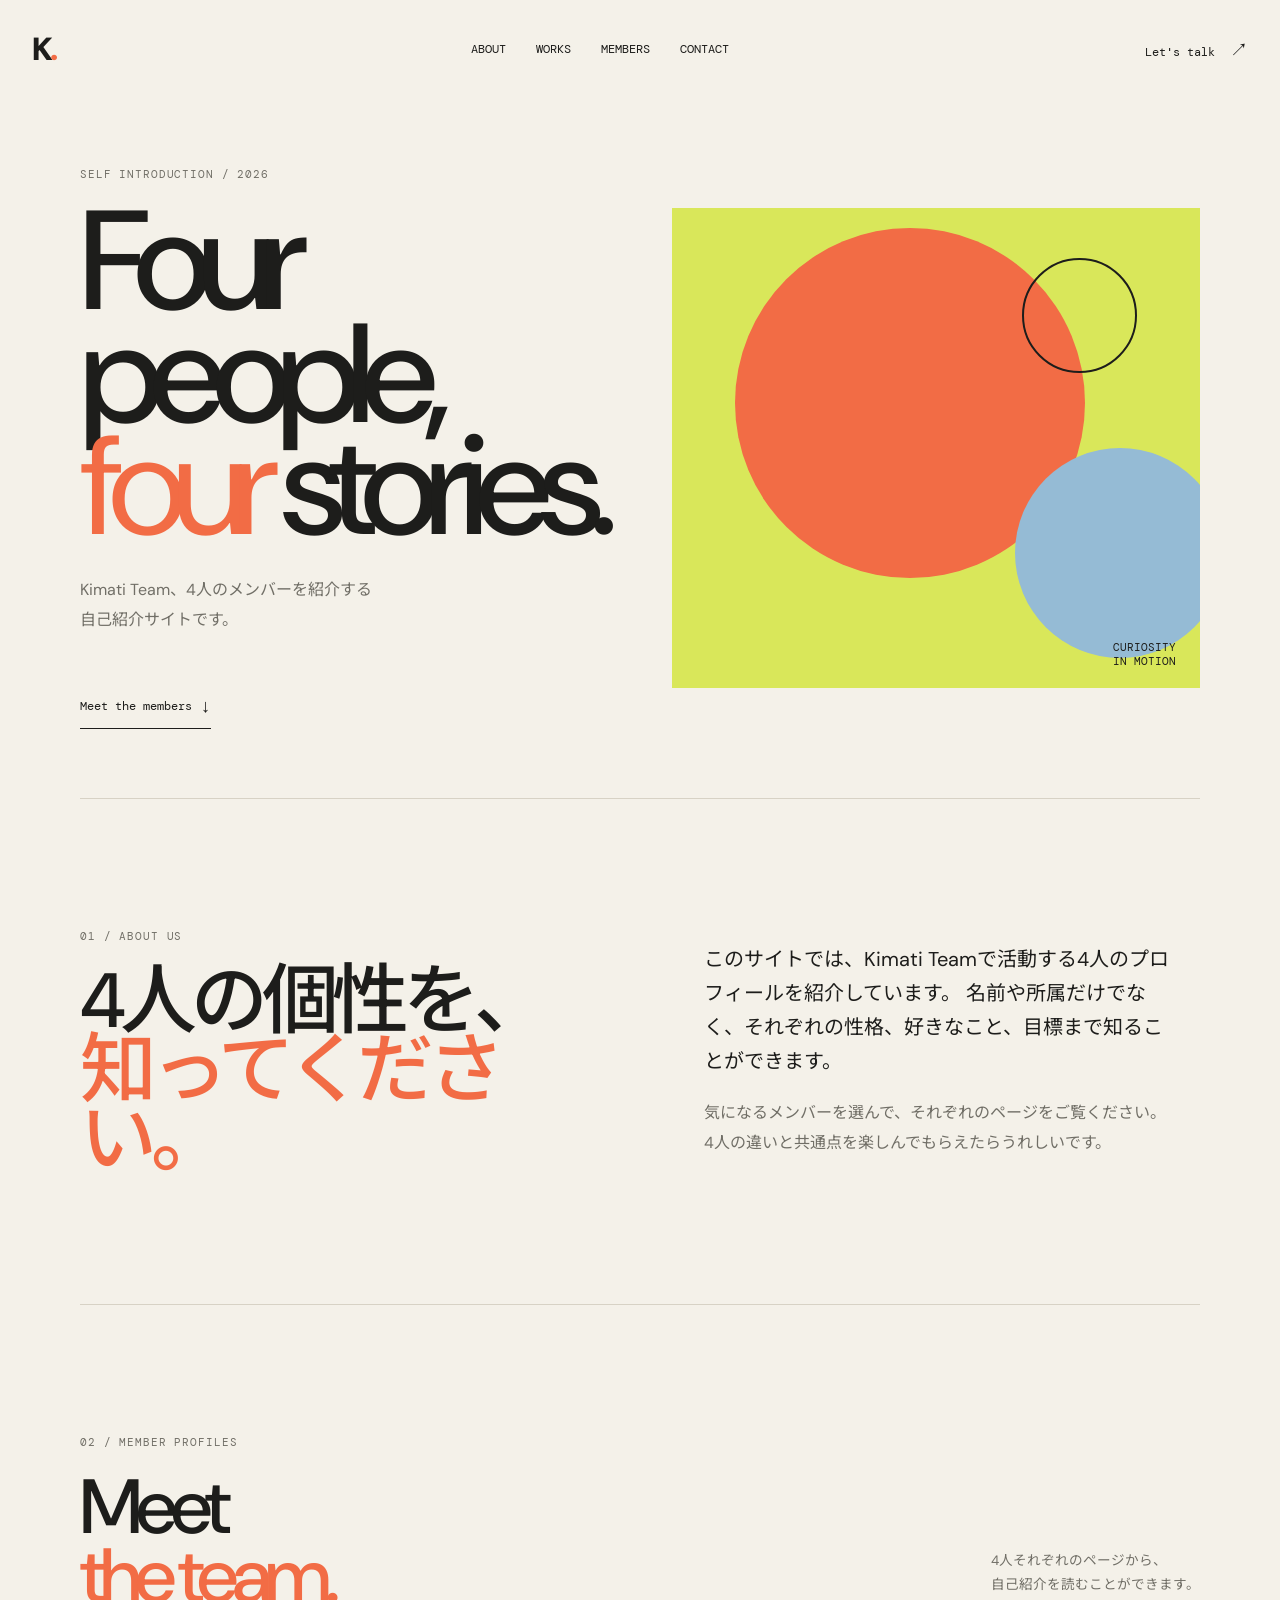
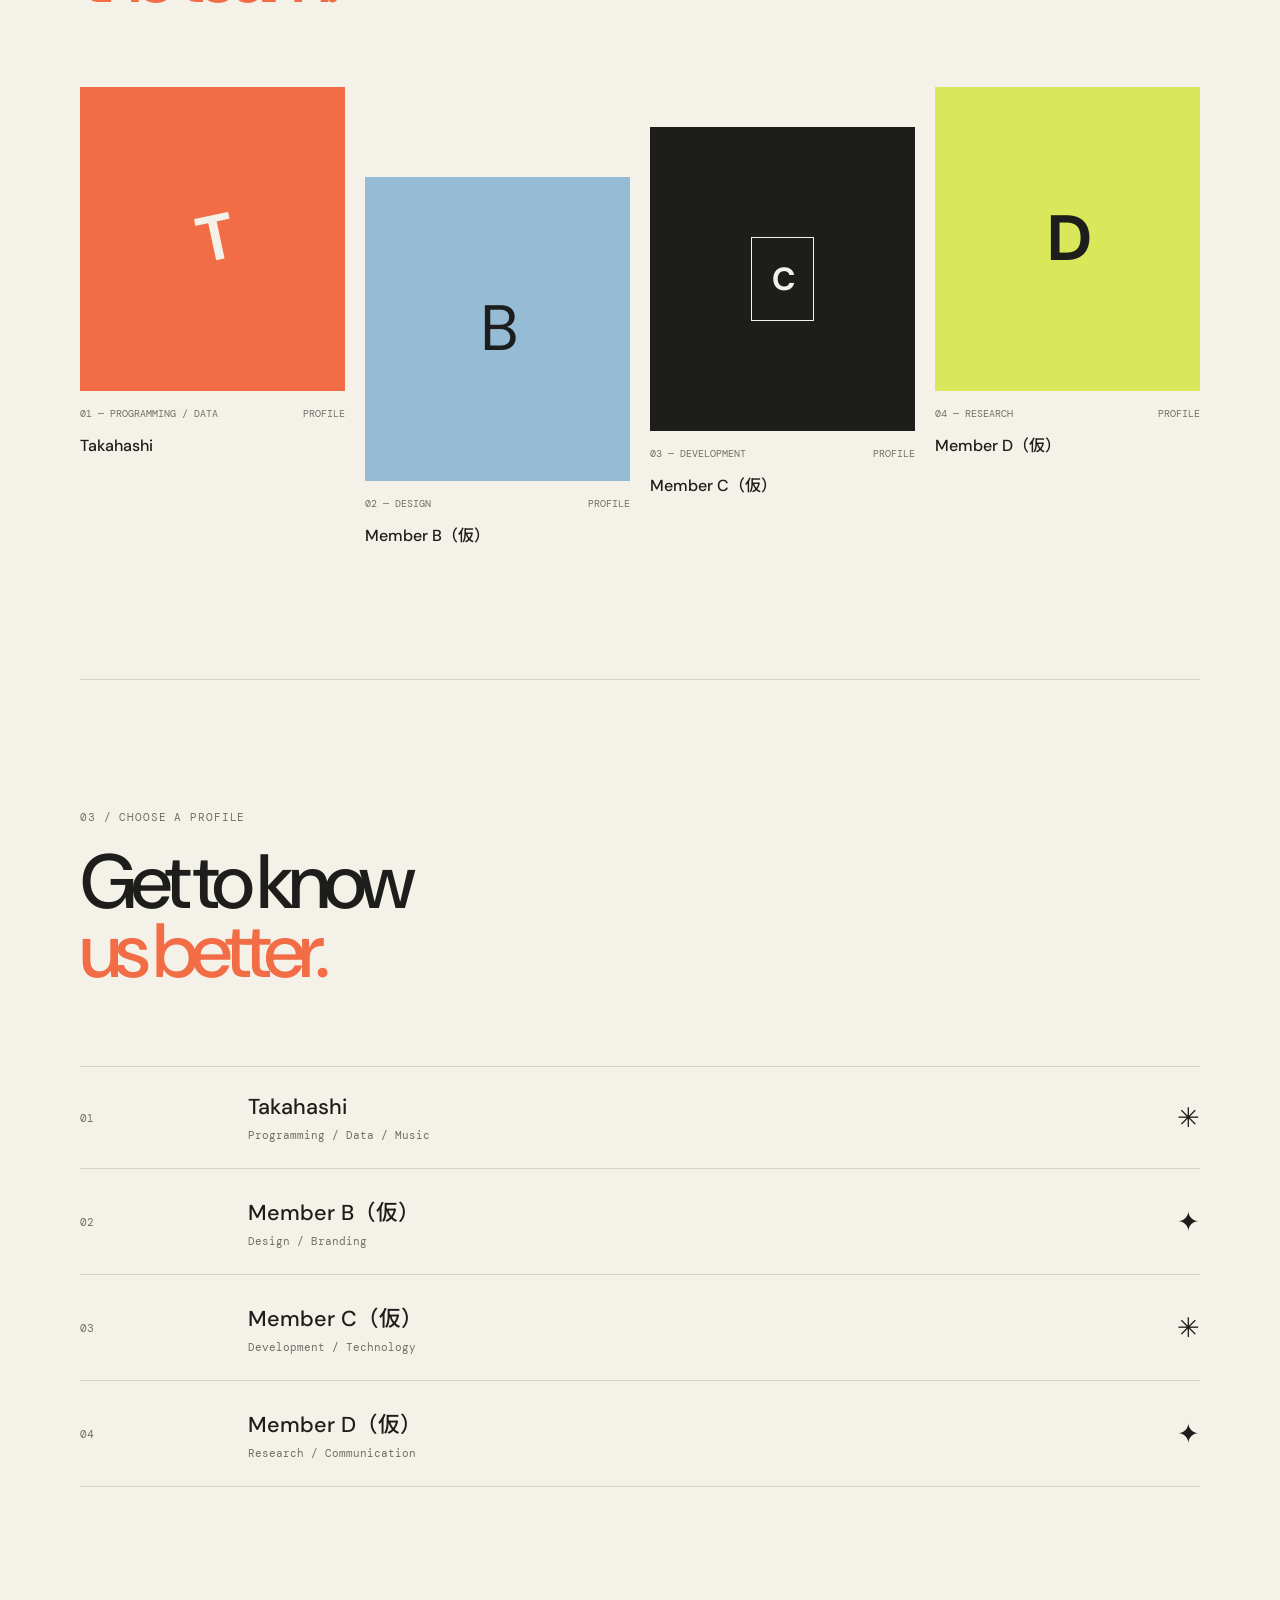
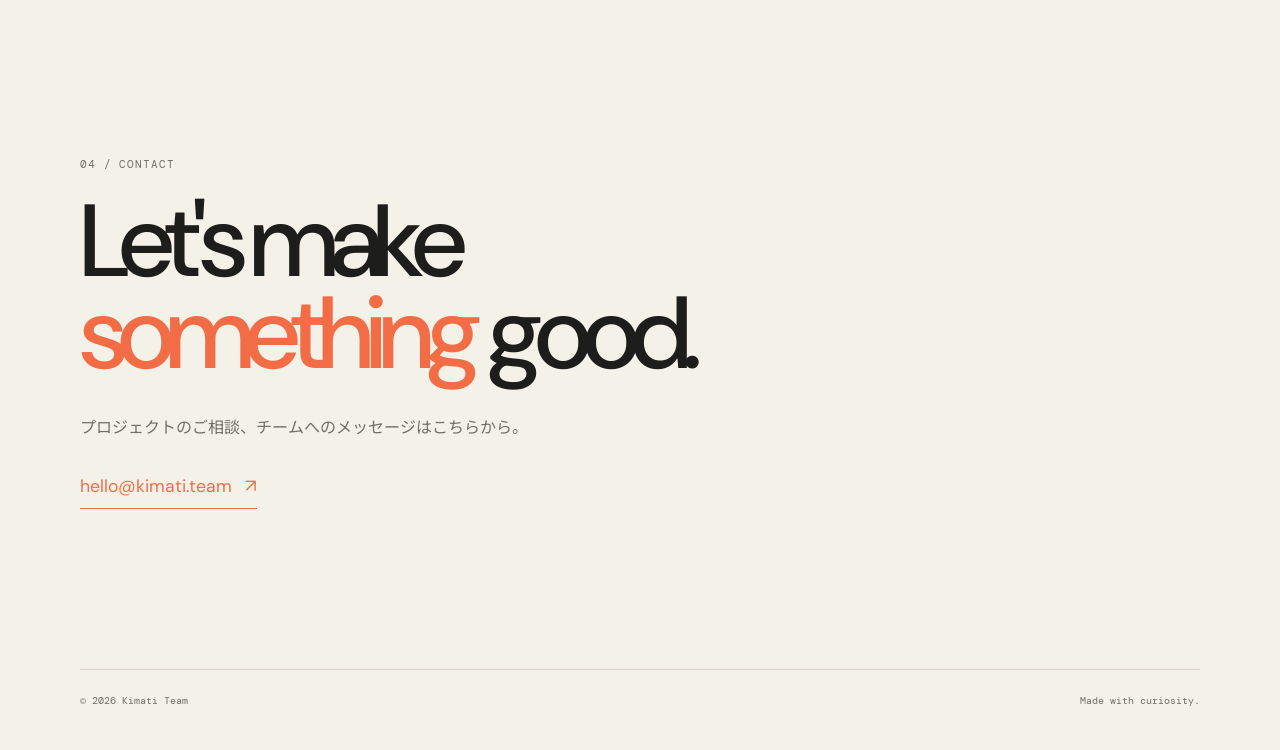
<file: index.html>
<!doctype html>
<html lang="ja">
  <head>
    <meta charset="UTF-8" />
    <meta name="viewport" content="width=device-width, initial-scale=1.0" />
    <meta
      name="description"
      content="Kimati Teamのポートフォリオ。アイデアを形にし、使う人の毎日に残るデザインとプロダクトをつくります。"
    />
    <title>Kimati Team | Ideas into shape</title>
    <link rel="stylesheet" href="styles.css" />
  </head>
  <body>
    <header class="site-header">
      <a class="logo" href="#top" aria-label="Kimati Team トップ">K<span>.</span></a>
      <nav class="site-nav" aria-label="メインナビゲーション">
        <a href="#about">About</a>
        <a href="#works">Works</a>
        <a href="#members">Members</a>
        <a href="#contact">Contact</a>
      </nav>
      <a class="header-link" href="#contact">Let's talk <span aria-hidden="true">↗</span></a>
    </header>

    <main id="top">
      <section class="hero section-shell">
        <div class="hero-copy">
          <p class="eyebrow">Self introduction / 2026</p>
          <h1>Four people,<br /><em>four</em> stories.</h1>
          <p class="hero-lead">
            Kimati Team、4人のメンバーを紹介する<br class="desktop-only" />
            自己紹介サイトです。
          </p>
          <a class="arrow-link" href="#members">Meet the members <span aria-hidden="true">↓</span></a>
        </div>
        <div class="hero-art" aria-hidden="true">
          <div class="orb orb-one"></div>
          <div class="orb orb-two"></div>
          <div class="orb orb-three"></div>
          <span class="art-label">Curiosity<br />in motion</span>
        </div>
      </section>

      <section class="intro section-shell" id="about">
        <div class="section-heading">
          <p class="eyebrow">01 / About us</p>
          <h2>4人の個性を、<br /><span>知ってください。</span></h2>
        </div>
        <div class="intro-body">
          <p class="large-copy">
            このサイトでは、Kimati Teamで活動する4人のプロフィールを紹介しています。
            名前や所属だけでなく、それぞれの性格、好きなこと、目標まで知ることができます。
          </p>
          <p>
            気になるメンバーを選んで、それぞれのページをご覧ください。
            4人の違いと共通点を楽しんでもらえたらうれしいです。
          </p>
        </div>
      </section>

      <section class="works section-shell" id="works">
        <div class="section-heading row-heading">
          <div>
            <p class="eyebrow">02 / Member profiles</p>
              <h2>Meet<br /><span>the team.</span></h2>
          </div>
            <p class="heading-note">4人それぞれのページから、<br />自己紹介を読むことができます。</p>
        </div>
        <div class="work-grid">
            <a class="work-card profile-card" href="members/Takahashi.html">
              <div class="work-visual visual-nami"><span>T</span></div>
              <div class="work-meta"><span>01 — Programming / Data</span><span>Profile</span></div>
              <h3>Takahashi</h3>
            </a>
            <a class="work-card profile-card" href="members/member-02.html">
              <div class="work-visual visual-mori"><span>B</span></div>
              <div class="work-meta"><span>02 — Design</span><span>Profile</span></div>
              <h3>Member B（仮）</h3>
            </a>
            <a class="work-card profile-card" href="members/member-03.html">
              <div class="work-visual visual-tane"><span>C</span></div>
              <div class="work-meta"><span>03 — Development</span><span>Profile</span></div>
              <h3>Member C（仮）</h3>
            </a>
            <a class="work-card profile-card profile-card-fourth" href="members/member-04.html">
              <div class="work-visual visual-profile-four"><span>D</span></div>
              <div class="work-meta"><span>04 — Research</span><span>Profile</span></div>
              <h3>Member D（仮）</h3>
            </a>
        </div>
      </section>

      <section class="members section-shell" id="members">
        <div class="section-heading">
          <p class="eyebrow">03 / Choose a profile</p>
          <h2>Get to know<br /><span>us better.</span></h2>
        </div>
        <div class="member-list">
          <a class="member" href="members/Takahashi.html">
            <span class="member-number">01</span>
            <div>
              <h3>Takahashi</h3>
              <p>Programming / Data / Music</p>
            </div>
            <span class="member-mark">✳</span>
          </a>
          <a class="member" href="members/member-02.html">
            <span class="member-number">02</span>
            <div><h3>Member B（仮）</h3><p>Design / Branding</p></div>
            <span class="member-mark">✦</span>
          </a>
          <a class="member" href="members/member-03.html">
            <span class="member-number">03</span>
            <div><h3>Member C（仮）</h3><p>Development / Technology</p></div>
            <span class="member-mark">✳</span>
          </a>
          <a class="member" href="members/member-04.html">
            <span class="member-number">04</span>
            <div><h3>Member D（仮）</h3><p>Research / Communication</p></div>
            <span class="member-mark">✦</span>
          </a>
        </div>
      </section>

      <section class="contact section-shell" id="contact">
        <p class="eyebrow">04 / Contact</p>
        <h2>Let's make<br /><em>something</em> good.</h2>
        <p>プロジェクトのご相談、チームへのメッセージはこちらから。</p>
        <a class="contact-link" href="mailto:hello@kimati.team">hello@kimati.team <span aria-hidden="true">↗</span></a>
      </section>
    </main>

    <footer class="site-footer section-shell">
      <p>© 2026 Kimati Team</p>
      <p>Made with curiosity.</p>
    </footer>
    <script src="script.js"></script>
  </body>
</html>
</file>
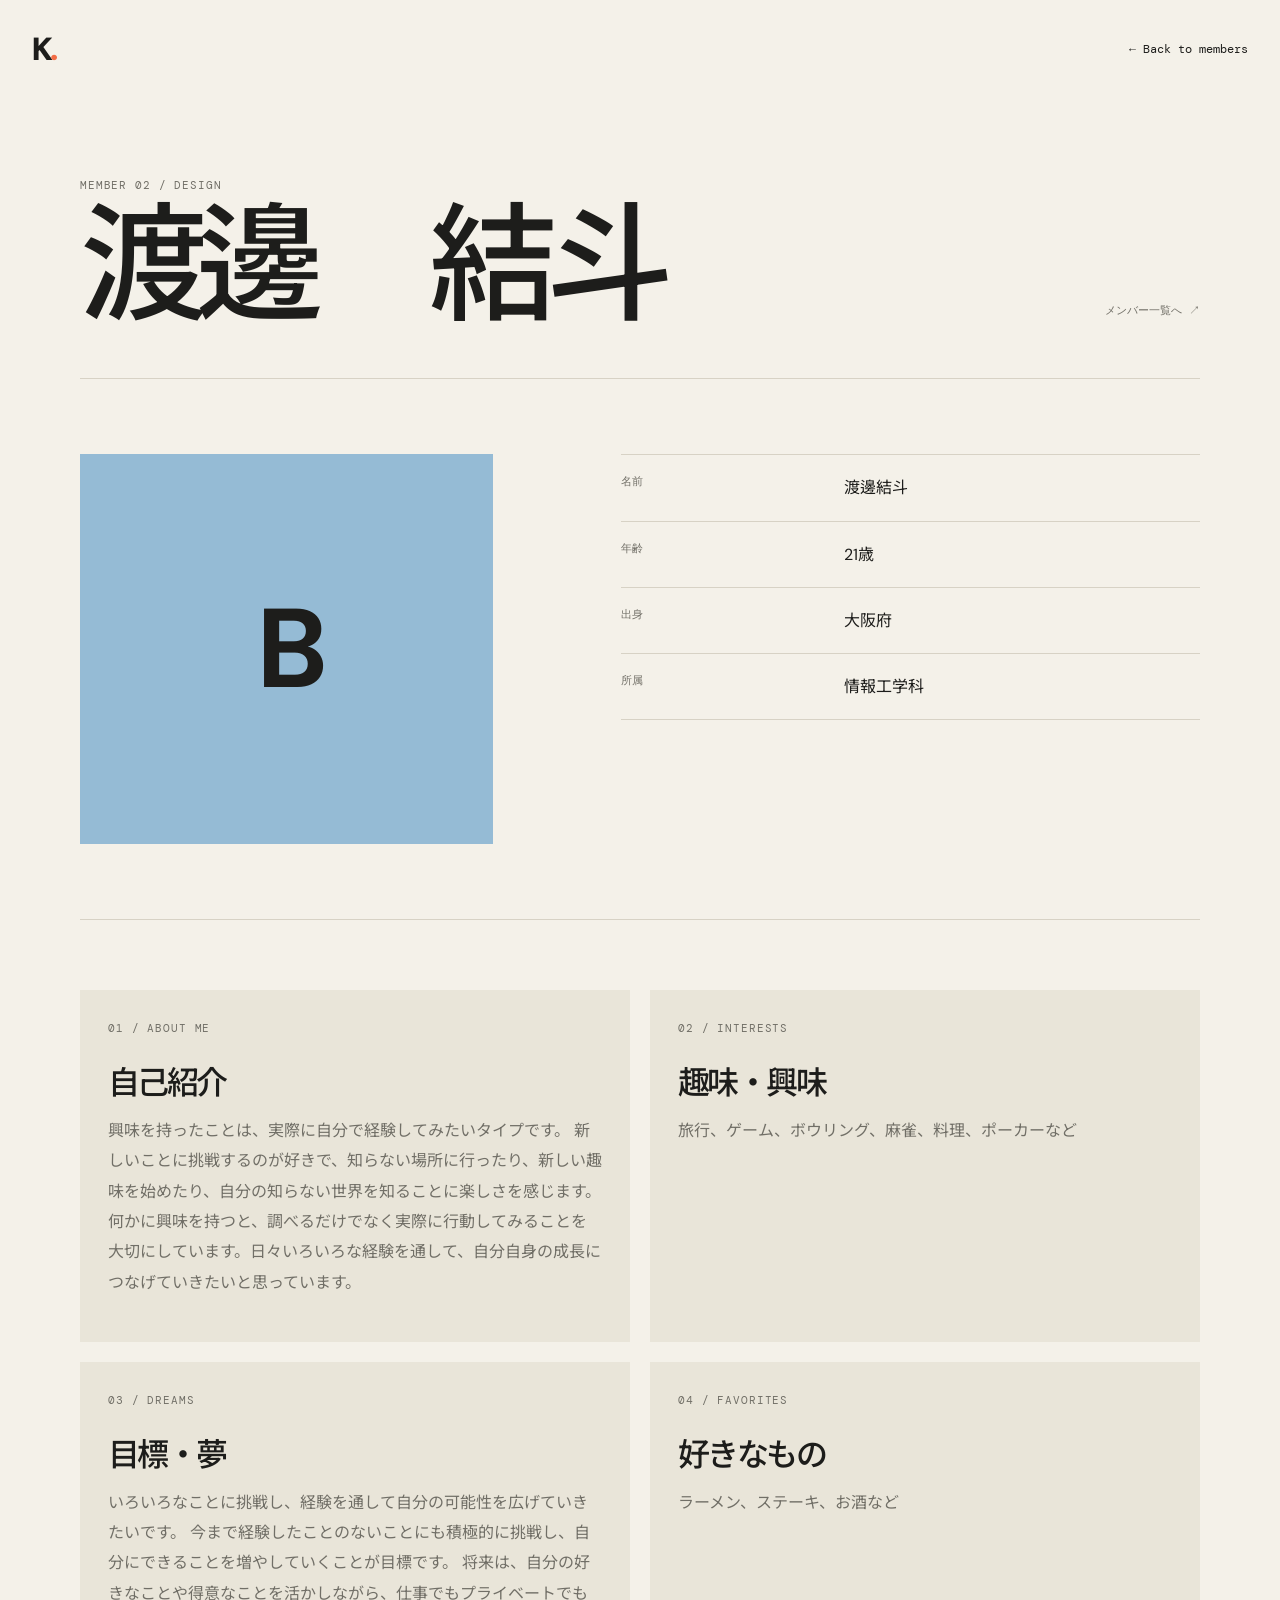
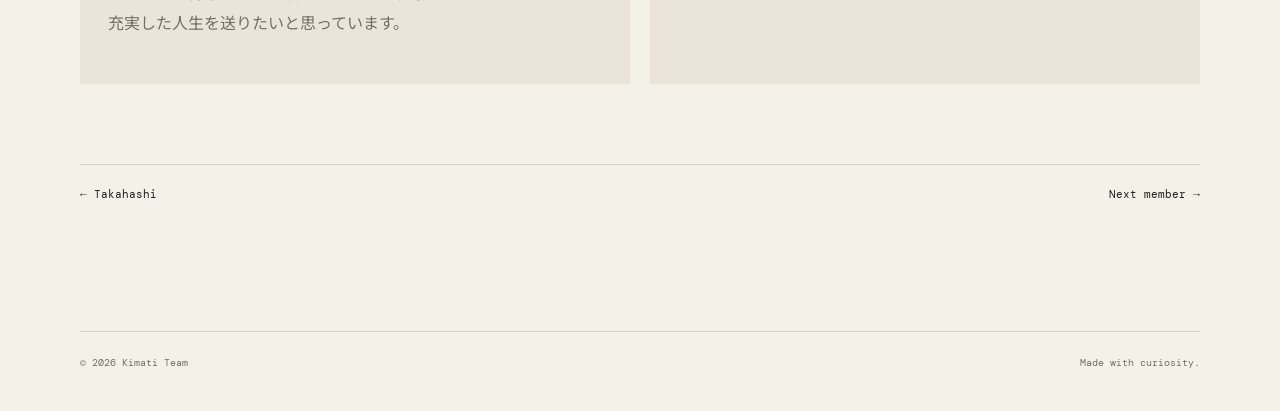
<file: members/member-02.html>
<!doctype html>
<html lang="ja">
  <head><meta charset="UTF-8" /><meta name="viewport" content="width=device-width, initial-scale=1.0" /><title>Member B | Kimati Team</title><link rel="stylesheet" href="../styles.css" /></head>
  <body>
    <header class="site-header"><a class="logo" href="../index.html" aria-label="Kimati Team トップ">K<span>.</span></a><a class="header-link" href="../index.html#members">← Back to members</a></header>
    <main class="member-page section-shell">
      <div class="member-page-header"><div><p class="eyebrow">Member 02 / Design</p><h1>渡邊　結斗<br /><em></em></h1></div><a class="back-link" href="../index.html#members">メンバー一覧へ ↗</a></div>
      <section class="member-profile"><div class="member-photo" style="background: var(--blue)" 
        aria-label="プロフィール画像の placeholder">B</div><div class="profile-table"><div class="profile-row"><span class="profile-label">

          名前</span><span class="profile-value">渡邊結斗</span></div><div class="profile-row"><span class="profile-label">
            年齢</span><span class="profile-value">21歳</span></div><div class="profile-row"><span class="profile-label">
              出身</span><span class="profile-value">大阪府</span></div><div class="profile-row"><span class="profile-label">
                所属</span><span class="profile-value">情報工学科</span></div></div></section>

      <section class="member-details"><article class="detail-card"><p class="eyebrow">01 / About me</p>
        <h2>自己紹介</h2><p>興味を持ったことは、実際に自分で経験してみたいタイプです。
新しいことに挑戦するのが好きで、知らない場所に行ったり、新しい趣味を始めたり、自分の知らない世界を知ることに楽しさを感じます。
何かに興味を持つと、調べるだけでなく実際に行動してみることを大切にしています。日々いろいろな経験を通して、自分自身の成長につなげていきたいと思っています。</p></article><article class="detail-card"><p class="eyebrow">02 / Interests</p>
          <h2>趣味・興味</h2><p>旅行、ゲーム、ボウリング、麻雀、料理、ポーカーなど</p></article><article class="detail-card"><p class="eyebrow">03 / Dreams</p>
            <h2>目標・夢</h2><p>いろいろなことに挑戦し、経験を通して自分の可能性を広げていきたいです。

今まで経験したことのないことにも積極的に挑戦し、自分にできることを増やしていくことが目標です。

将来は、自分の好きなことや得意なことを活かしながら、仕事でもプライベートでも充実した人生を送りたいと思っています。</p></article><article class="detail-card"><p class="eyebrow">04 / Favorites</p>
              <h2>好きなもの</h2><p>ラーメン、ステーキ、お酒など</p></article></section>
      <nav class="member-footer-nav">
        <a href="Takahashi.html">← Takahashi</a>
        <a href="member-03.html">Next member →</a>
      </nav>
    </main><footer class="site-footer section-shell"><p>© 2026 Kimati Team</p><p>Made with curiosity.</p></footer>
  </body>
</html>
</file>
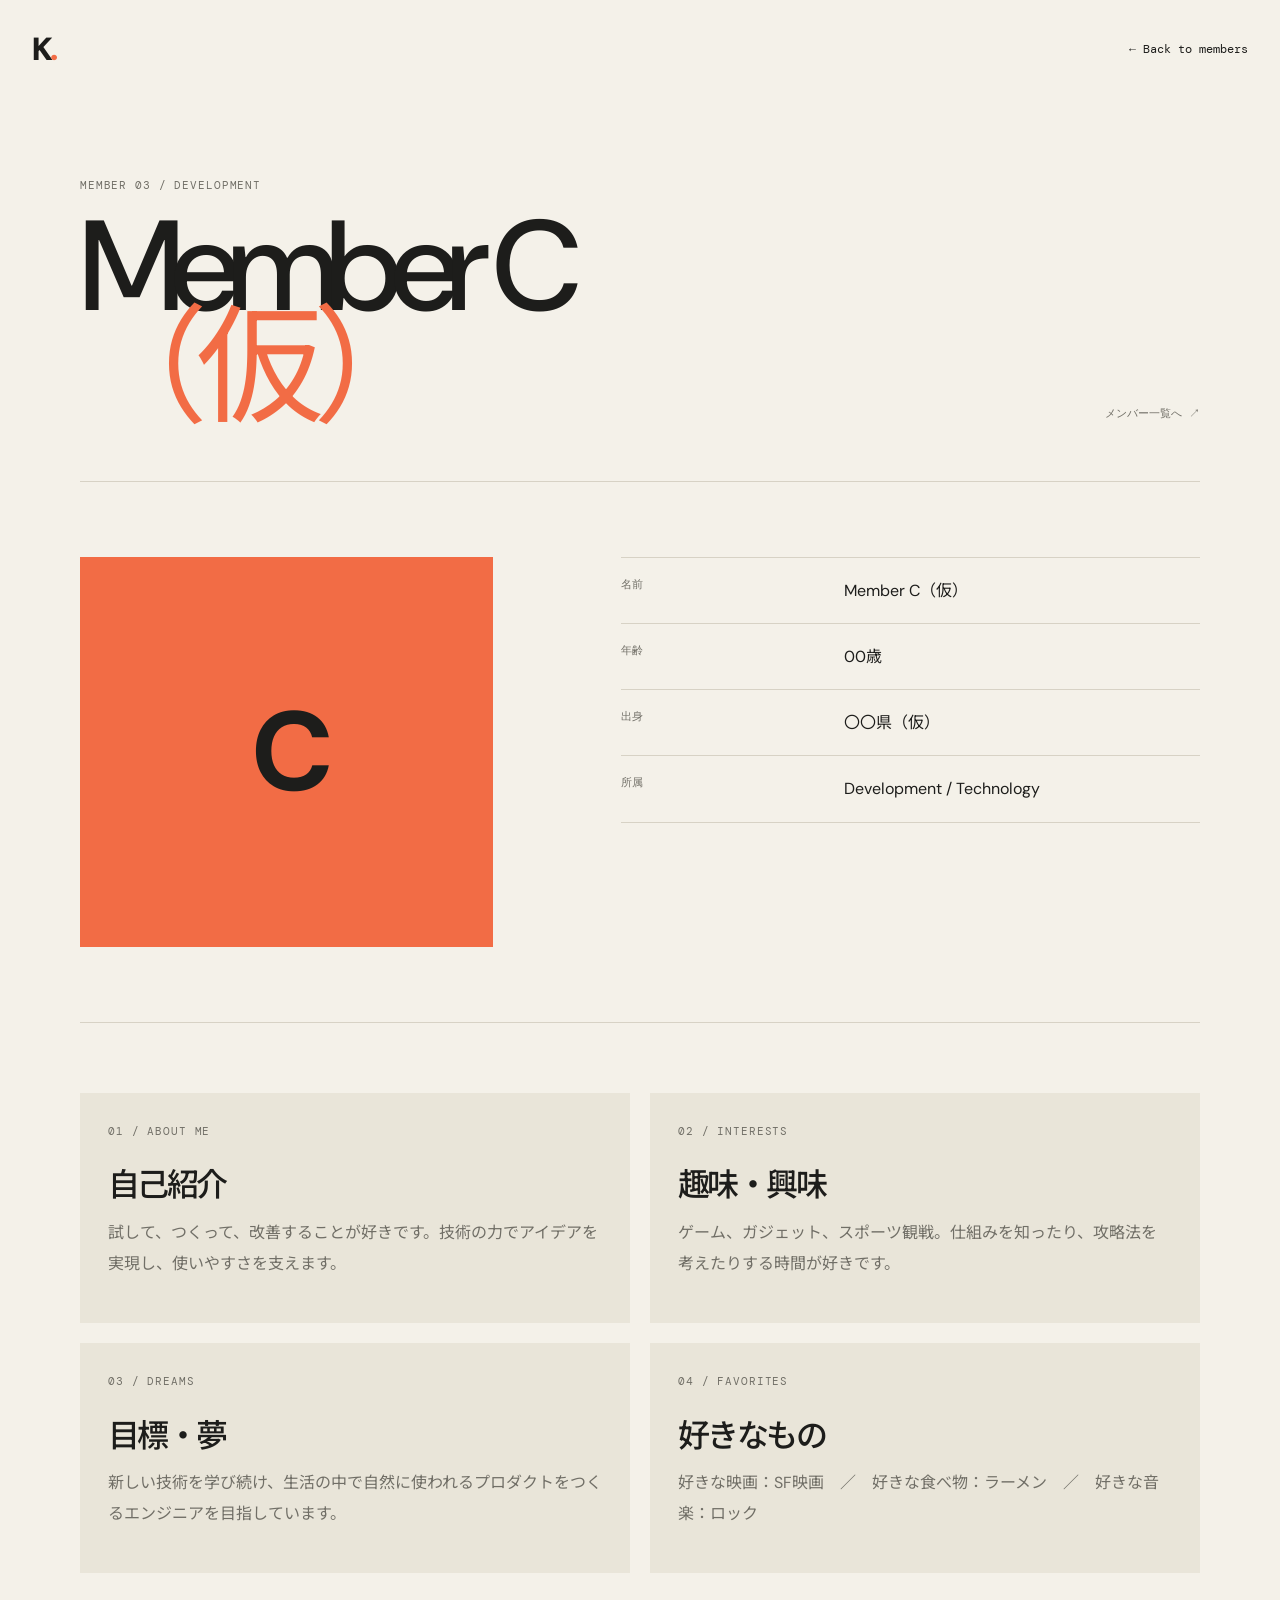
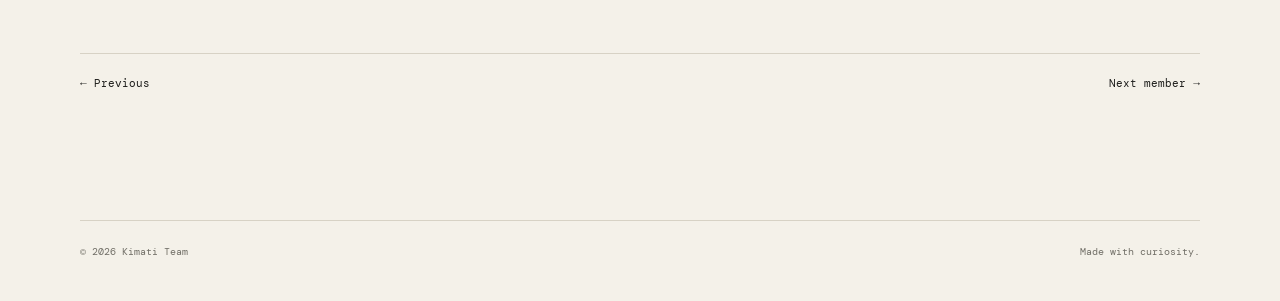
<file: members/member-03.html>
<!doctype html>
<html lang="ja">
  <head><meta charset="UTF-8" /><meta name="viewport" content="width=device-width, initial-scale=1.0" /><title>Member C（仮） | Kimati Team</title><link rel="stylesheet" href="../styles.css" /></head>
  <body>
    <header class="site-header"><a class="logo" href="../index.html" aria-label="Kimati Team トップ">K<span>.</span></a><a class="header-link" href="../index.html#members">← Back to members</a></header>
    <main class="member-page section-shell">
      <div class="member-page-header"><div><p class="eyebrow">Member 03 / Development</p><h1>Member C<br /><em>（仮）</em></h1></div><a class="back-link" href="../index.html#members">メンバー一覧へ ↗</a></div>
      <section class="member-profile"><div class="member-photo" style="background: var(--orange)" aria-label="プロフィール画像の placeholder">C</div><div class="profile-table"><div class="profile-row"><span class="profile-label">名前</span><span class="profile-value">Member C（仮）</span></div><div class="profile-row"><span class="profile-label">年齢</span><span class="profile-value">00歳</span></div><div class="profile-row"><span class="profile-label">出身</span><span class="profile-value">〇〇県（仮）</span></div><div class="profile-row"><span class="profile-label">所属</span><span class="profile-value">Development / Technology</span></div></div></section>
      <section class="member-details"><article class="detail-card"><p class="eyebrow">01 / About me</p><h2>自己紹介</h2><p>試して、つくって、改善することが好きです。技術の力でアイデアを実現し、使いやすさを支えます。</p></article><article class="detail-card"><p class="eyebrow">02 / Interests</p><h2>趣味・興味</h2><p>ゲーム、ガジェット、スポーツ観戦。仕組みを知ったり、攻略法を考えたりする時間が好きです。</p></article><article class="detail-card"><p class="eyebrow">03 / Dreams</p><h2>目標・夢</h2><p>新しい技術を学び続け、生活の中で自然に使われるプロダクトをつくるエンジニアを目指しています。</p></article><article class="detail-card"><p class="eyebrow">04 / Favorites</p><h2>好きなもの</h2><p>好きな映画：SF映画　／　好きな食べ物：ラーメン　／　好きな音楽：ロック</p></article></section>
      <nav class="member-footer-nav"><a href="member-02.html">← Previous</a><a href="member-04.html">Next member →</a></nav>
    </main><footer class="site-footer section-shell"><p>© 2026 Kimati Team</p><p>Made with curiosity.</p></footer>
  </body>
</html>
</file>
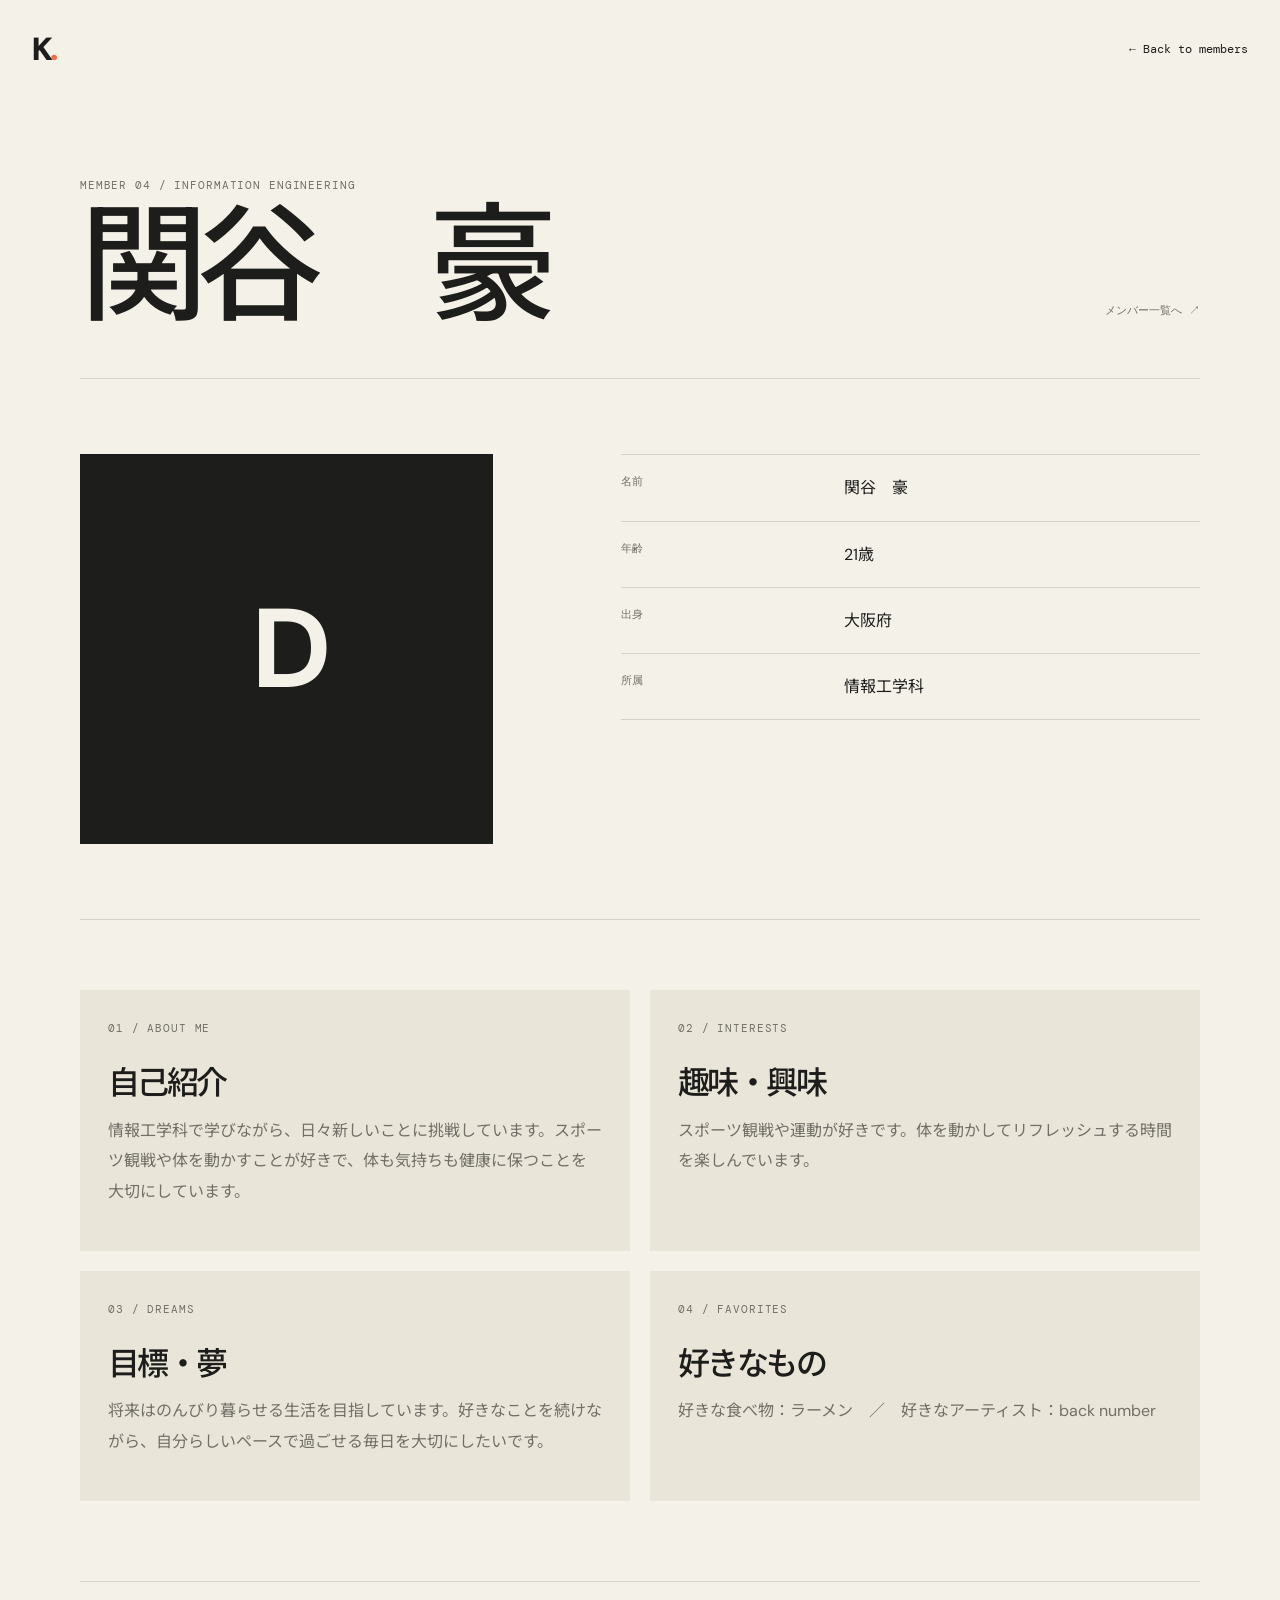
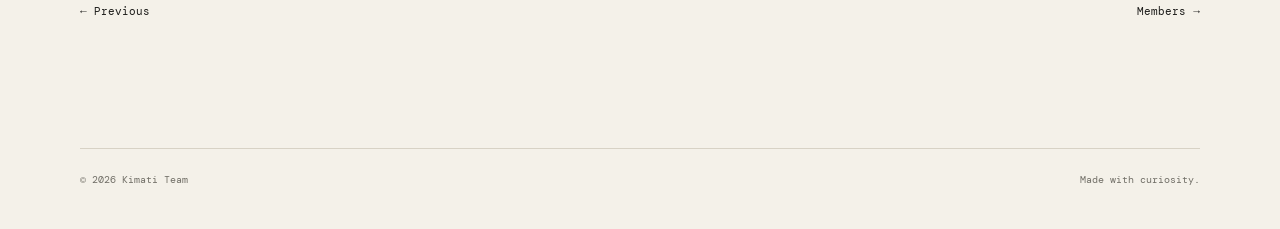
<file: members/member-04.html>
<!doctype html>
<html lang="ja">
  <head>
    <meta charset="UTF-8" />
    <meta name="viewport" content="width=device-width, initial-scale=1.0" />
    <title>Member D（仮） | Kimati Team</title>
    <link rel="stylesheet" href="../styles.css" />
  </head>
  <body>
    <header class="site-header">
      <a class="logo" href="../index.html" aria-label="Kimati Team トップ">K<span>.</span></a>
      <a class="header-link" href="../index.html#members">← Back to members</a>
    </header>
    <main class="member-page section-shell">
      <div class="member-page-header">
        <div>
          <p class="eyebrow">Member 04 / Information Engineering</p>
          <h1>関谷　豪</h1>
        </div>
        <a class="back-link" href="../index.html#members">メンバー一覧へ ↗</a>
      </div>

      <section class="member-profile">
        <div
          class="member-photo"
          style="background: var(--ink); color: var(--paper)"
          aria-label="プロフィール画像の placeholder"
        >
          D
        </div>
        <div class="profile-table">
          <div class="profile-row">
            <span class="profile-label">名前</span>
            <span class="profile-value">関谷　豪</span>
          </div>
          <div class="profile-row">
            <span class="profile-label">年齢</span>
            <span class="profile-value">21歳</span>
          </div>
          <div class="profile-row">
            <span class="profile-label">出身</span>
            <span class="profile-value">大阪府</span>
          </div>
          <div class="profile-row">
            <span class="profile-label">所属</span>
            <span class="profile-value">情報工学科</span>
          </div>
        </div>
      </section>

      <section class="member-details">
        <article class="detail-card">
          <p class="eyebrow">01 / About me</p>
          <h2>自己紹介</h2>
          <p>情報工学科で学びながら、日々新しいことに挑戦しています。スポーツ観戦や体を動かすことが好きで、体も気持ちも健康に保つことを大切にしています。</p>
        </article>
        <article class="detail-card">
          <p class="eyebrow">02 / Interests</p>
          <h2>趣味・興味</h2>
          <p>スポーツ観戦や運動が好きです。体を動かしてリフレッシュする時間を楽しんでいます。</p>
        </article>
        <article class="detail-card">
          <p class="eyebrow">03 / Dreams</p>
          <h2>目標・夢</h2>
          <p>将来はのんびり暮らせる生活を目指しています。好きなことを続けながら、自分らしいペースで過ごせる毎日を大切にしたいです。</p>
        </article>
        <article class="detail-card">
          <p class="eyebrow">04 / Favorites</p>
          <h2>好きなもの</h2>
          <p>好きな食べ物：ラーメン　／　好きなアーティスト：back number</p>
        </article>
      </section>

      <nav class="member-footer-nav">
        <a href="member-03.html">← Previous</a>
        <a href="../index.html#members">Members →</a>
      </nav>
    </main>

    <footer class="site-footer section-shell">
      <p>© 2026 Kimati Team</p>
      <p>Made with curiosity.</p>
    </footer>
  </body>
</html>
</file>
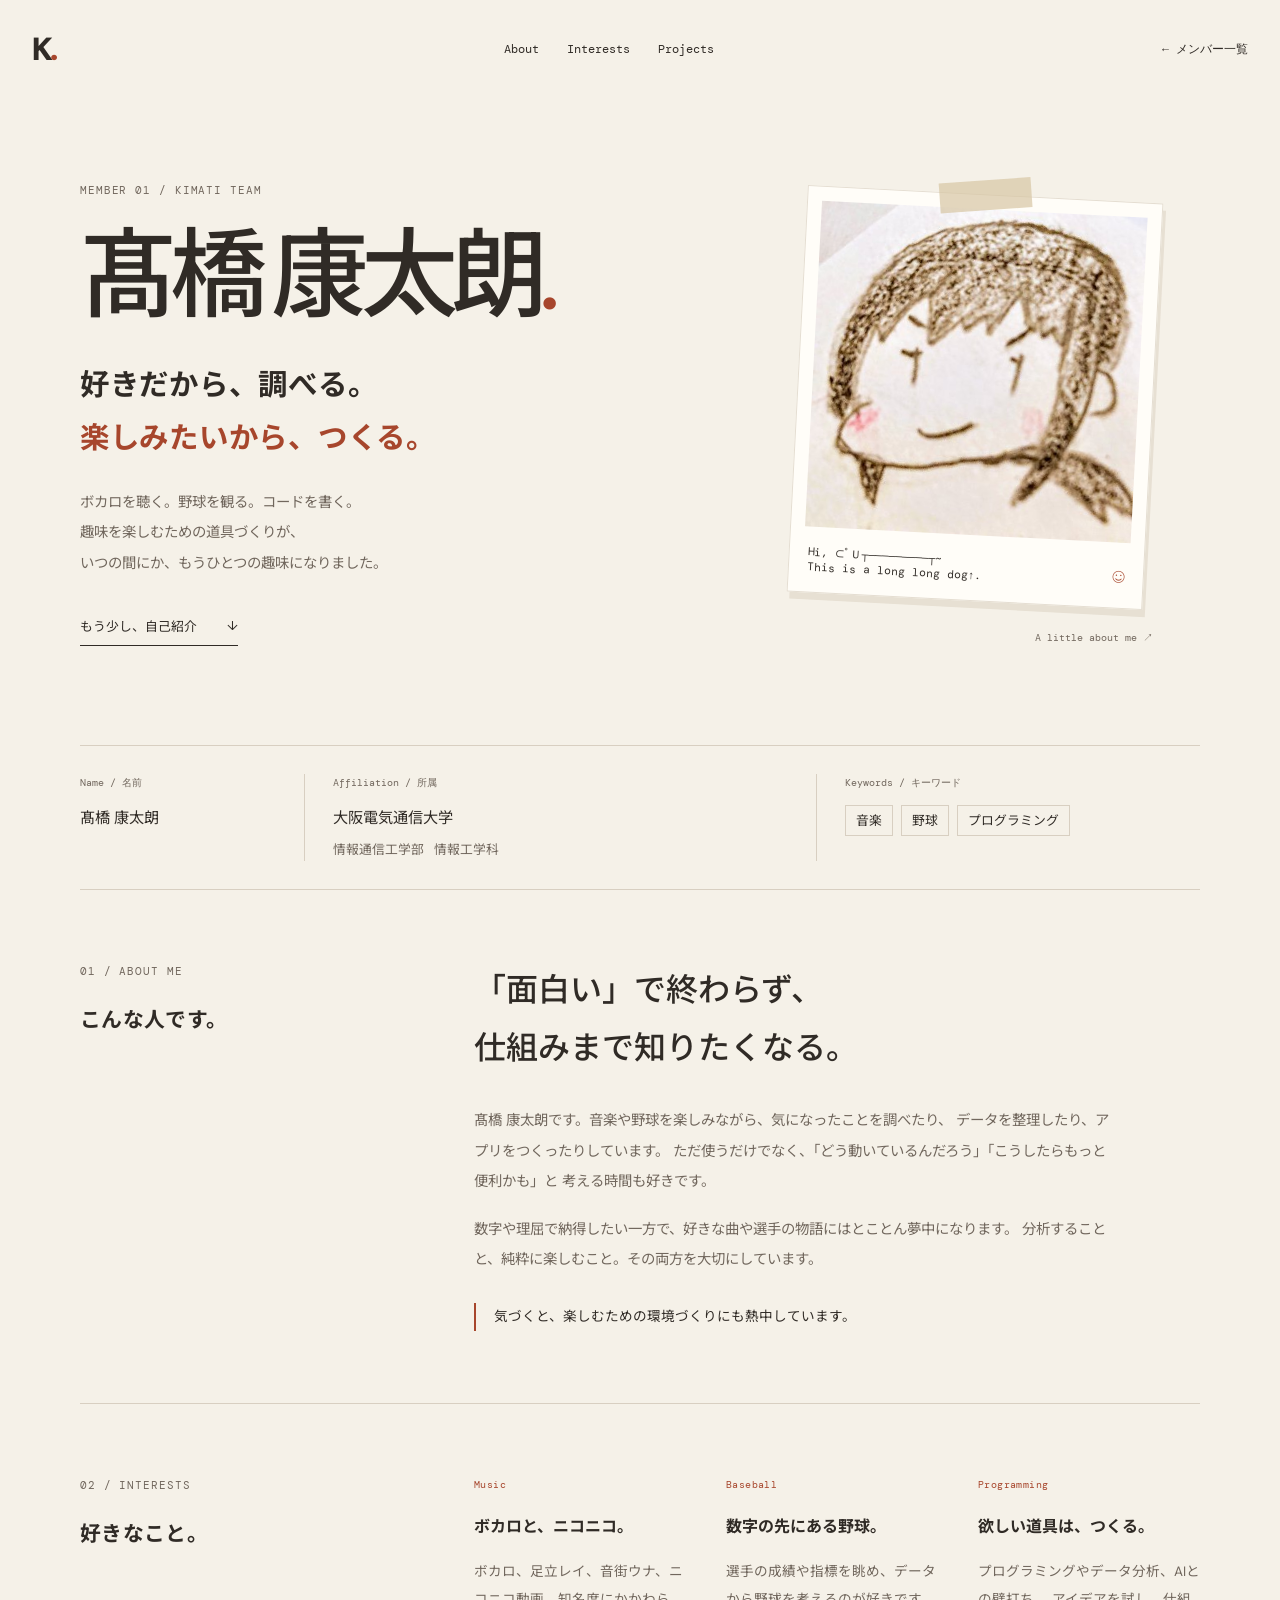
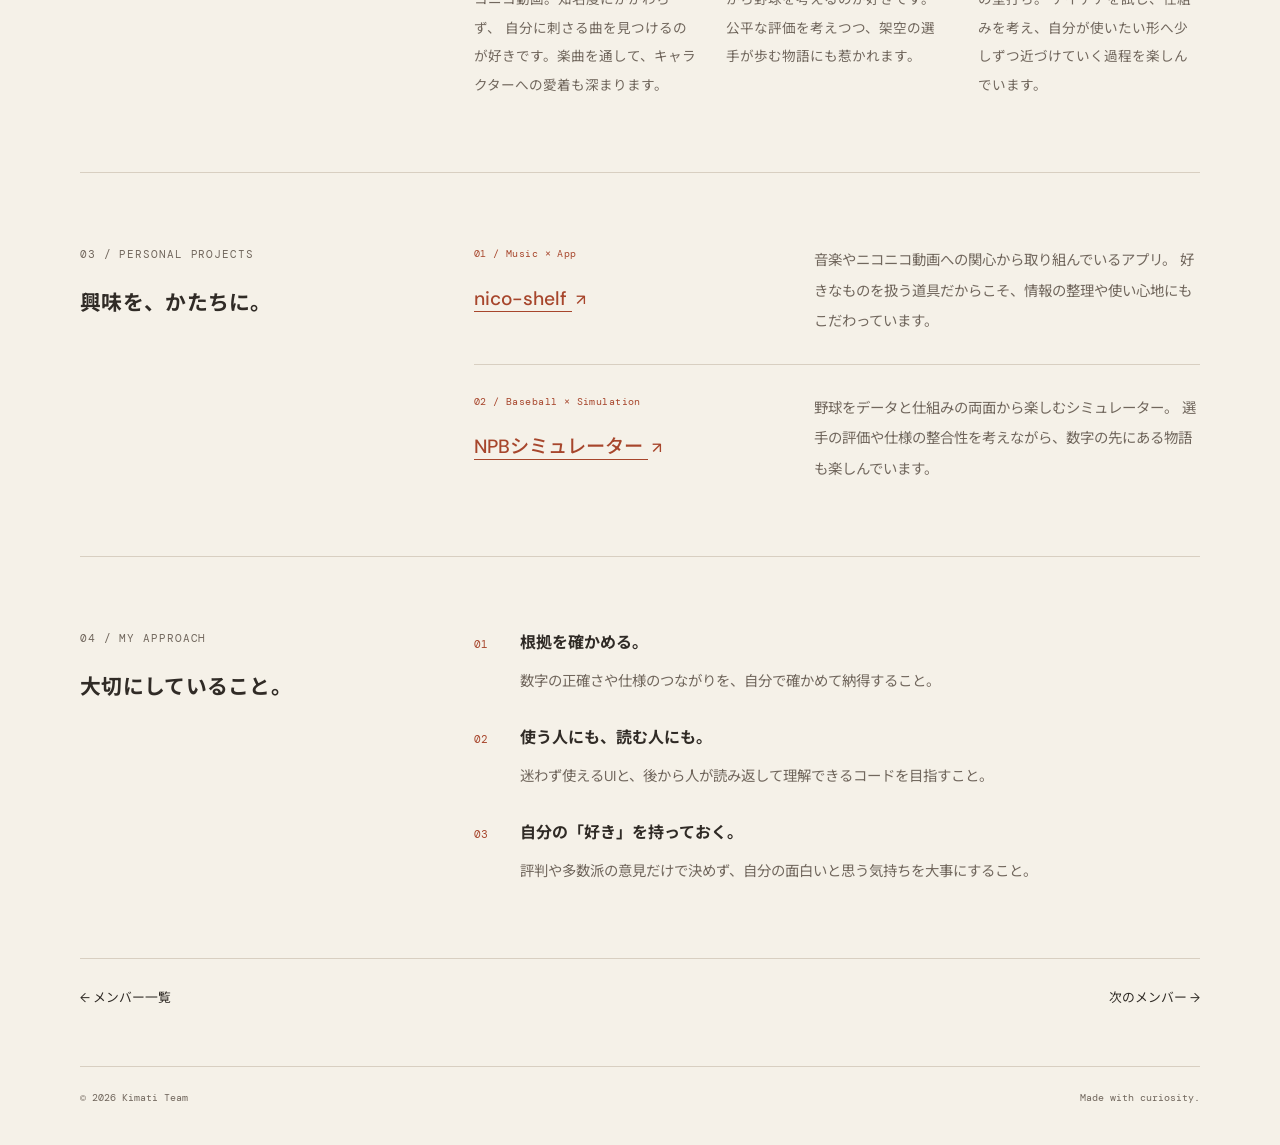
<file: members/Takahashi.html>
<!doctype html>
<html lang="ja">
  <head>
    <meta charset="UTF-8" />
    <meta name="viewport" content="width=device-width, initial-scale=1.0" />
    <meta
      name="description"
      content="Kimati Team・Takahashiの自己紹介。ボカロ、野球、データ分析、アプリ制作。好きなことを掘り下げながら、楽しむための道具をつくっています。"
    />
    <title>Takahashi | Kimati Team</title>
    <link rel="icon" type="image/jpeg" href="../assets/images/takahashi-icon.jpg" />
    <link rel="stylesheet" href="../styles.css" />
    <link rel="stylesheet" href="Takahashi.css" />
  </head>
  <body class="takahashi-page">
    <a class="skip-link" href="#main-content">本文へ移動</a>

    <header class="site-header">
      <a class="logo" href="../index.html" aria-label="Kimati Team トップ">
        K<span>.</span>
      </a>
      <nav class="profile-nav" aria-label="ページ内ナビゲーション">
        <a href="#about-me">About</a>
        <a href="#interests">Interests</a>
        <a href="#projects">Projects</a>
      </nav>
      <a class="header-link" href="../index.html#members">← メンバー一覧</a>
    </header>

    <main class="section-shell" id="main-content">
      <!-- メインビジュアル：画像の原本は assets/images/ に保存しています。 -->
      <section class="profile-hero" aria-labelledby="profile-name">
        <div class="profile-hero-copy">
          <p class="eyebrow">Member 01 / Kimati Team</p>
          <h1 id="profile-name">髙橋 康太朗<span>.</span></h1>
          <p class="profile-catchphrase">
            好きだから、調べる。<br />
            <span>楽しみたいから、つくる。</span>
          </p>
          <p class="profile-intro">
            ボカロを聴く。野球を観る。コードを書く。<br />
            趣味を楽しむための道具づくりが、<br class="desktop-only" />
            いつの間にか、もうひとつの趣味になりました。
          </p>
          <a class="profile-about-link" href="#about-me">
            もう少し、自己紹介 <span aria-hidden="true">↓</span>
          </a>
        </div>

        <div class="profile-portrait">
          <figure class="portrait-paper">
            <img
              class="profile-icon"
              src="../assets/images/takahashi-icon.jpg"
              alt="頬を赤く染めて微笑む、手描きのTakahashiのアイコン"
              width="400"
              height="400"
              fetchpriority="high"
            />
            <figcaption>
              <span>Hi, ⊂ﾟＵ┬─────────┬~<br>This is a long long dog↑.</span>
              <span aria-hidden="true">☺</span>
            </figcaption>
          </figure>
          <a 
            class="portrait-note" 
            aria-hidden="true"
            href="https://x.com/5jfv9b7s_1155" 
            target="_blank">
            A little about me ↗
          </a>
        </div>
      </section>

      <dl class="profile-facts" aria-label="プロフィール">
        <div>
          <dt>Name / 名前</dt>
          <dd>髙橋 康太朗</dd>
        </div>
        <div>
          <dt>Affiliation / 所属</dt>
          <dd>
            <span class="profile-affiliation-name">大阪電気通信大学</span>
            <span class="profile-affiliation-detail">
              <span>情報通信工学部</span>
              <span>情報工学科</span>
            </span>
          </dd>
        </div>
        <div>
          <dt>Keywords / キーワード</dt>
          <dd class="profile-keywords">
            <span>音楽</span>
            <span>野球</span>
            <span>プログラミング</span>
          </dd>
        </div>
      </dl>

      <!-- 紹介文はHTMLに直接記載し、文章だけでも編集できる構成にしています。 -->
      <section class="profile-section" id="about-me" aria-labelledby="about-heading">
        <div class="profile-section-heading">
          <p class="eyebrow">01 / About me</p>
          <h2 id="about-heading">こんな人です。</h2>
        </div>
        <div class="profile-section-body about-copy">
          <p class="profile-lead">
            「面白い」で終わらず、<br />
            仕組みまで知りたくなる。
          </p>
          <p>
            髙橋 康太朗です。音楽や野球を楽しみながら、気になったことを調べたり、
            データを整理したり、アプリをつくったりしています。
            ただ使うだけでなく、「どう動いているんだろう」「こうしたらもっと便利かも」と
            考える時間も好きです。
          </p>
          <p>
            数字や理屈で納得したい一方で、好きな曲や選手の物語にはとことん夢中になります。
            分析することと、純粋に楽しむこと。その両方を大切にしています。
          </p>
          <p class="profile-aside">気づくと、楽しむための環境づくりにも熱中しています。</p>
        </div>
      </section>

      <section class="profile-section" id="interests" aria-labelledby="interests-heading">
        <div class="profile-section-heading">
          <p class="eyebrow">02 / Interests</p>
          <h2 id="interests-heading">好きなこと。</h2>
        </div>
        <div class="profile-section-body">
          <div class="interest-list">
            <article class="interest-item">
              <p class="interest-category">Music</p>
              <h3>ボカロと、ニコニコ。</h3>
              <p>
                ボカロ、足立レイ、音街ウナ、ニコニコ動画。知名度にかかわらず、
                自分に刺さる曲を見つけるのが好きです。楽曲を通して、キャラクターへの愛着も深まります。
              </p>
            </article>
            <article class="interest-item">
              <p class="interest-category">Baseball</p>
              <h3>数字の先にある野球。</h3>
              <p>
                選手の成績や指標を眺め、データから野球を考えるのが好きです。
                公平な評価を考えつつ、架空の選手が歩む物語にも惹かれます。
              </p>
            </article>
            <article class="interest-item">
              <p class="interest-category">Programming</p>
              <h3>欲しい道具は、つくる。</h3>
              <p>
                プログラミングやデータ分析、AIとの壁打ち。
                アイデアを試し、仕組みを考え、自分が使いたい形へ少しずつ近づけていく過程を楽しんでいます。
              </p>
            </article>
          </div>
        </div>
      </section>

      <!-- プロジェクト名から、それぞれのアプリを新しいタブで開きます。 -->
      <section class="profile-section" id="projects" aria-labelledby="projects-heading">
        <div class="profile-section-heading">
          <p class="eyebrow">03 / Personal projects</p>
          <h2 id="projects-heading">興味を、かたちに。</h2>
        </div>
        <div class="profile-section-body project-list">
          <article class="personal-project">
            <div class="project-heading">
              <p class="interest-category">01 / Music × App</p>
              <h3>
                <a
                  class="project-link"
                  href="https://nico-shelf.shiokara-lab.workers.dev/?code=35c2a1e8-d7b0-4b19-aaba-d56f73bc4f62"
                  target="_blank"
                  rel="noopener noreferrer"
                  aria-label="nico-shelfを開く（新しいタブ）"
                >
                  nico-shelf <span aria-hidden="true">↗</span>
                </a>
              </h3>
            </div>
            <p>
              音楽やニコニコ動画への関心から取り組んでいるアプリ。
              好きなものを扱う道具だからこそ、情報の整理や使い心地にもこだわっています。
            </p>
          </article>
          <article class="personal-project">
            <div class="project-heading">
              <p class="interest-category">02 / Baseball × Simulation</p>
              <h3>
                <a
                  class="project-link"
                  href="https://baseball-sim-test.shiokara-lab.workers.dev/"
                  target="_blank"
                  rel="noopener noreferrer"
                  aria-label="NPBシミュレーターを開く（新しいタブ）"
                >
                  NPBシミュレーター <span aria-hidden="true">↗</span>
                </a>
              </h3>
            </div>
            <p>
              野球をデータと仕組みの両面から楽しむシミュレーター。
              選手の評価や仕様の整合性を考えながら、数字の先にある物語も楽しんでいます。
            </p>
          </article>
        </div>
      </section>

      <section class="profile-section" aria-labelledby="values-heading">
        <div class="profile-section-heading">
          <p class="eyebrow">04 / My approach</p>
          <h2 id="values-heading">大切にしていること。</h2>
        </div>
        <div class="profile-section-body">
          <ul class="profile-values">
            <li>
              <span class="value-number" aria-hidden="true">01</span>
              <div>
                <h3>根拠を確かめる。</h3>
                <p>数字の正確さや仕様のつながりを、自分で確かめて納得すること。</p>
              </div>
            </li>
            <li>
              <span class="value-number" aria-hidden="true">02</span>
              <div>
                <h3>使う人にも、読む人にも。</h3>
                <p>迷わず使えるUIと、後から人が読み返して理解できるコードを目指すこと。</p>
              </div>
            </li>
            <li>
              <span class="value-number" aria-hidden="true">03</span>
              <div>
                <h3>自分の「好き」を持っておく。</h3>
                <p>評判や多数派の意見だけで決めず、自分の面白いと思う気持ちを大事にすること。</p>
              </div>
            </li>
          </ul>
        </div>
      </section>

      <nav class="member-footer-nav" aria-label="メンバーページ間の移動">
        <a href="../index.html#members">← メンバー一覧</a>
        <a href="member-02.html">次のメンバー →</a>
      </nav>
    </main>

    <footer class="site-footer section-shell">
      <p>© 2026 Kimati Team</p>
      <p>Made with curiosity.</p>
    </footer>
  </body>
</html>
</file>
<file: styles.css>
@import url("https://fonts.googleapis.com/css2?family=DM+Mono:wght@400&family=DM+Sans:wght@400;500;700&family=Noto+Sans+JP:wght@400;700;900&display=swap");

:root {
  --ink: #1d1d1b;
  --muted: #716f67;
  --paper: #f4f1e9;
  --line: #d7d2c5;
  --lime: #d9e75a;
  --orange: #f26c45;
  --blue: #95bbd5;
  --sans: "DM Sans", "Noto Sans JP", sans-serif;
  --mono: "DM Mono", monospace;
}

* { box-sizing: border-box; }
html { scroll-behavior: smooth; }
body { margin: 0; color: var(--ink); background: var(--paper); font-family: var(--sans); }
a { color: inherit; text-decoration: none; }
.section-shell { width: min(1120px, calc(100% - 64px)); margin: 0 auto; }
.site-header { display: flex; align-items: center; justify-content: space-between; width: min(1280px, calc(100% - 64px)); margin: 0 auto; padding: 28px 0; }
.logo { font-size: 2rem; font-weight: 900; letter-spacing: -.08em; }
.logo span, em, .contact-link { color: var(--orange); font-style: normal; }
.site-nav { display: flex; gap: 30px; font-family: var(--mono); font-size: .72rem; text-transform: uppercase; }
.site-nav a:hover, .header-link:hover, .arrow-link:hover { color: var(--orange); }
.header-link { font-family: var(--mono); font-size: .72rem; }
.header-link span, .arrow-link span, .contact-link span { font-size: 1.15rem; margin-left: 8px; }
.hero { min-height: 700px; display: grid; grid-template-columns: 1fr 1fr; align-items: center; gap: 5vw; }
.eyebrow { color: var(--muted); font: .68rem var(--mono); letter-spacing: .08em; text-transform: uppercase; }
h1, h2, h3, p { margin-top: 0; }
h1 { margin: 24px 0 32px; font-size: clamp(4.5rem, 11vw, 9.5rem); font-weight: 500; letter-spacing: -.09em; line-height: .8; }
h1 em { font-weight: 400; }
.hero-lead { color: var(--muted); font-size: 1rem; line-height: 1.9; }
.arrow-link { display: inline-flex; align-items: center; margin-top: 42px; border-bottom: 1px solid var(--ink); padding-bottom: 10px; font: .75rem var(--mono); }
.hero-art { position: relative; height: 480px; background: var(--lime); overflow: hidden; }
.orb { position: absolute; border-radius: 50%; }
.orb-one { width: 350px; height: 350px; top: 20px; left: 12%; background: var(--orange); }
.orb-two { width: 210px; height: 210px; right: -25px; bottom: 30px; background: var(--blue); }
.orb-three { width: 115px; height: 115px; top: 50px; right: 12%; border: 2px solid var(--ink); }
.art-label { position: absolute; right: 24px; bottom: 20px; font: .68rem var(--mono); text-align: right; text-transform: uppercase; }
.intro, .works, .members { border-top: 1px solid var(--line); padding: 130px 0; }
.intro { display: grid; grid-template-columns: 1fr 1fr; gap: 10vw; }
h2 { margin: 24px 0 0; font-size: clamp(3rem, 6vw, 6rem); font-weight: 500; letter-spacing: -.08em; line-height: .9; }
h2 span { color: var(--orange); }
.intro-body { align-self: end; max-width: 470px; color: var(--muted); line-height: 1.9; }
.large-copy { color: var(--ink); font-size: 1.25rem; line-height: 1.7; }
.row-heading { display: flex; align-items: end; justify-content: space-between; }
.heading-note { color: var(--muted); font-size: .85rem; line-height: 1.8; }
.work-grid { display: grid; grid-template-columns: repeat(4, 1fr); align-items: start; gap: 20px; margin-top: 75px; }
.work-card:nth-child(2) { margin-top: 90px; }
.work-card:nth-child(3) { margin-top: 40px; }
.work-visual { display: flex; align-items: center; justify-content: center; aspect-ratio: 1 / 1.15; overflow: hidden; }
.work-visual span { font-size: clamp(2.2rem, 5vw, 4.5rem); font-weight: 700; letter-spacing: -.08em; }
.visual-nami { color: var(--paper); background: var(--orange); }
.visual-nami span { transform: rotate(-12deg); }
.visual-mori { color: var(--ink); background: var(--blue); }
.visual-mori span { font-weight: 400; }
.visual-tane { color: var(--paper); background: var(--ink); }
.visual-tane span { border: 1px solid var(--paper); padding: 20px; font-size: 2rem; }
.visual-profile-four { color: var(--ink); background: var(--lime); }
.profile-card { display: block; }
.profile-card:hover .work-visual { transform: translateY(-8px); }
.work-visual { transition: transform .2s ease; }
.work-meta { display: flex; justify-content: space-between; margin-top: 16px; color: var(--muted); font: .62rem var(--mono); text-transform: uppercase; }
.work-card h3 { margin: 13px 0 0; font-size: 1rem; font-weight: 500; line-height: 1.6; }
.member-list { margin-top: 80px; border-top: 1px solid var(--line); }
.member { display: grid; grid-template-columns: 15% 1fr auto; align-items: center; border-bottom: 1px solid var(--line); padding: 26px 0; transition: color .2s ease, padding-left .2s ease; }
.member:hover { color: var(--orange); padding-left: 12px; }
.member-number, .member p { color: var(--muted); font: .68rem var(--mono); }
.member h3 { margin: 0 0 7px; font-size: 1.35rem; font-weight: 500; }
.member p { margin: 0; }
.member-mark { font-size: 1.7rem; }
.contact { padding: 140px 0 160px; }
.contact h2 { font-size: clamp(3.5rem, 8vw, 8rem); margin-bottom: 35px; }
.contact > p:not(.eyebrow) { color: var(--muted); }
.contact-link { display: inline-block; margin-top: 20px; border-bottom: 1px solid var(--orange); padding-bottom: 10px; font-size: 1.1rem; }
.member-page { padding: 80px 0 130px; }
.member-page-header { display: flex; align-items: end; justify-content: space-between; gap: 30px; border-bottom: 1px solid var(--line); padding-bottom: 60px; }
.member-page-header h1 { margin: 24px 0 0; font-size: clamp(4rem, 10vw, 8rem); }
.back-link { color: var(--muted); font: .7rem var(--mono); }
.back-link:hover { color: var(--orange); }
.member-profile { display: grid; grid-template-columns: 1fr 1.4fr; gap: 10vw; padding: 75px 0; }
.member-photo { display: flex; align-items: center; justify-content: center; min-height: 390px; background: var(--lime); font-size: 7rem; font-weight: 700; letter-spacing: -.1em; }
.profile-table { border-top: 1px solid var(--line); }
.profile-row { display: grid; grid-template-columns: 35% 1fr; gap: 20px; border-bottom: 1px solid var(--line); padding: 19px 0; }
.profile-label { color: var(--muted); font: .68rem var(--mono); text-transform: uppercase; }
.profile-value { line-height: 1.7; }
.member-details { display: grid; grid-template-columns: repeat(2, 1fr); gap: 20px; border-top: 1px solid var(--line); padding-top: 70px; }
.detail-card { min-height: 220px; padding: 28px; background: #e9e5d9; }
.detail-card h2 { margin: 30px 0 18px; font-size: 2rem; }
.detail-card p { color: var(--muted); line-height: 1.9; }
.member-footer-nav { display: flex; justify-content: space-between; margin-top: 80px; border-top: 1px solid var(--line); padding-top: 22px; font: .7rem var(--mono); }
.site-footer { display: flex; justify-content: space-between; border-top: 1px solid var(--line); padding: 24px 0 32px; color: var(--muted); font: .65rem var(--mono); }
@media (max-width: 700px) {
  .section-shell, .site-header { width: min(100% - 40px, 1120px); }
  .site-nav { display: none; }
  .hero { display: block; min-height: auto; padding: 80px 0 100px; }
  .hero-art { height: 330px; margin-top: 70px; }
  .orb-one { width: 240px; height: 240px; }
  .orb-two { width: 130px; height: 130px; }
  .intro, .work-grid { display: block; }
  .intro-body { margin-top: 60px; }
  .intro, .works, .members { padding: 90px 0; }
  .row-heading { display: block; }
  .heading-note { margin-top: 35px; }
  .work-card, .work-card:nth-child(2), .work-card:nth-child(3), .profile-card-fourth { margin: 50px 0 0; }
  .member { grid-template-columns: 18% 1fr auto; }
  .member-page { padding: 50px 0 80px; }
  .member-page-header { display: block; padding-bottom: 40px; }
  .member-profile, .member-details { display: block; padding: 55px 0; }
  .member-photo { min-height: 260px; margin-bottom: 45px; }
  .detail-card { min-height: 0; margin-top: 18px; }
  .contact { padding: 100px 0 120px; }
  .site-footer { display: block; line-height: 2; }
  .site-footer p:last-child { margin-bottom: 0; }
  .desktop-only { display: none; }
}
</file>
<file: members/Takahashi.css>
/* Takahashiのページだけに適用する配色とレイアウト。共通CSSの後に読み込みます。 */
.takahashi-page {
  --ink: #302b26;
  --muted: #71675d;
  --paper: #f5f1e8;
  --line: #d8cfc1;
  --orange: #a7462c;
  --profile-accent: #a7462c;
  --portrait-paper: #fffdf8;
  -webkit-font-smoothing: antialiased;
}

.takahashi-page main {
  padding-bottom: 32px;
}

.takahashi-page a:focus-visible {
  outline: 2px solid var(--profile-accent);
  outline-offset: 6px;
}

.takahashi-page a:hover {
  color: var(--profile-accent);
}

.takahashi-page .eyebrow {
  font-size: 0.7rem;
  line-height: 1.7;
}

.skip-link {
  position: fixed;
  z-index: 10;
  top: 12px;
  left: 20px;
  padding: 12px 20px;
  color: var(--paper);
  background: var(--ink);
  transform: translateY(-180%);
}

.skip-link:focus {
  transform: translateY(0);
}

.profile-nav {
  display: flex;
  gap: 28px;
  font: 0.75rem var(--mono);
}

/* 冒頭：左に名前と紹介、右に手描きアイコン。 */
.profile-hero {
  display: grid;
  grid-template-columns: minmax(0, 1.35fr) minmax(0, 1fr);
  align-items: center;
  gap: 64px;
  padding: 72px 0 88px;
}

.profile-hero h1 {
  margin: 22px 0 30px;
  font-size: clamp(3.75rem, 7.6vw, 6.5rem);
  font-weight: 500;
  letter-spacing: -0.075em;
  line-height: 1.1;
}

.profile-hero h1 span {
  color: var(--profile-accent);
}

.profile-catchphrase {
  margin-bottom: 22px;
  font-size: clamp(1.25rem, 2.3vw, 1.9rem);
  font-weight: 700;
  letter-spacing: 0.025em;
  line-height: 1.8;
}

.profile-catchphrase span {
  color: var(--profile-accent);
}

.profile-intro {
  margin-bottom: 28px;
  color: var(--muted);
  font-size: 0.9rem;
  line-height: 2.1;
}

.profile-about-link {
  display: inline-flex;
  align-items: center;
  gap: 30px;
  border-bottom: 1px solid var(--ink);
  padding: 10px 0;
  font-size: 0.8rem;
}

.profile-portrait {
  position: relative;
  width: min(100%, 380px);
  margin: 12px auto 0;
  padding: 12px;
}

.portrait-paper {
  position: relative;
  margin: 0;
  border: 1px solid #e5ded2;
  padding: 14px 14px 0;
  background: var(--portrait-paper);
  box-shadow: 3px 7px 0 #e7e0d3;
  transform: rotate(3deg);
}

.portrait-paper::before {
  position: absolute;
  z-index: 1;
  top: -15px;
  left: calc(50% - 46px);
  width: 92px;
  height: 30px;
  background: #d8c6a4b3;
  content: "";
  transform: rotate(-7deg);
}

.profile-icon {
  display: block;
  width: 100%;
  height: auto;
  aspect-ratio: 1;
  object-fit: contain;
}

.profile-portrait figcaption {
  display: flex;
  align-items: center;
  justify-content: space-between;
  gap: 10px;
  padding: 18px 4px;
  font: 0.7rem var(--mono);
}

.profile-portrait figcaption span:last-child {
  color: var(--profile-accent);
  font-size: 1.3rem;
}

.portrait-note {
  display: block;
  margin-top: 30px;
  color: var(--muted);
  font: 0.65rem var(--mono);
  text-align: right;
}

/* 基本情報：所属に広めの列を割り当て、大学名と学部・学科を分けます。 */
.profile-facts {
  display: grid;
  grid-template-columns: minmax(0, 0.7fr) minmax(0, 1.6fr) minmax(0, 1.2fr);
  margin: 0;
  border-top: 1px solid var(--line);
  border-bottom: 1px solid var(--line);
  padding: 28px 0;
}

.profile-facts > div {
  min-width: 0;
  padding: 0 28px;
}

.profile-facts > div:first-child {
  padding-left: 0;
}

.profile-facts > div:last-child {
  padding-right: 0;
}

.profile-facts > div + div {
  border-left: 1px solid var(--line);
}

.profile-facts dt {
  margin-bottom: 12px;
  color: var(--muted);
  font: 0.65rem / 1.8 var(--mono);
}

.profile-facts dd {
  margin: 0;
  font-size: 0.95rem;
  line-height: 1.8;
}

.profile-affiliation-name {
  display: block;
}

.profile-affiliation-detail {
  display: flex;
  flex-wrap: wrap;
  gap: 0 0.75em;
  margin-top: 6px;
  color: var(--muted);
  font-size: 0.8rem;
}

.profile-facts .profile-keywords {
  display: flex;
  flex-wrap: wrap;
  gap: 8px;
}

.profile-keywords > span {
  border: 1px solid var(--line);
  padding: 3px 10px;
  font-size: 0.8rem;
}

/* 本文：見出しを左の列、文章を右の列にそろえます。 */
.profile-section {
  display: grid;
  grid-template-columns: minmax(0, 1fr) minmax(0, 2.2fr);
  gap: 64px;
  border-bottom: 1px solid var(--line);
  padding: 72px 0;
  scroll-margin-top: 28px;
}

.profile-section-heading h2 {
  margin: 20px 0 0;
  font-size: 1.3rem;
  font-weight: 700;
  letter-spacing: 0.015em;
  line-height: 1.8;
}

.profile-section-body p {
  margin-bottom: 18px;
  color: var(--muted);
  font-size: 0.9rem;
  line-height: 2.1;
  overflow-wrap: anywhere;
}

.profile-section-body p:last-child {
  margin-bottom: 0;
}

.about-copy {
  max-width: 640px;
}

.profile-section-body .profile-lead {
  margin-bottom: 28px;
  color: var(--ink);
  font-size: clamp(1.4rem, 2.6vw, 2rem);
  font-weight: 500;
  line-height: 1.8;
}

.profile-section-body .profile-aside {
  margin-top: 28px;
  border-left: 2px solid var(--profile-accent);
  padding-left: 18px;
  color: var(--ink);
  font-size: 0.85rem;
}

.interest-list {
  display: grid;
  grid-template-columns: repeat(3, minmax(0, 1fr));
  gap: 30px;
}

.profile-section-body .interest-category {
  margin-bottom: 18px;
  color: var(--profile-accent);
  font: 0.65rem / 1.8 var(--mono);
  letter-spacing: 0.04em;
}

.interest-item h3 {
  margin-bottom: 16px;
  font-size: 1rem;
  line-height: 1.8;
}

.interest-item p:last-child {
  font-size: 0.85rem;
}

/* 制作物：下線と矢印で、アプリを開くリンクだと分かるようにします。 */
.personal-project {
  display: grid;
  grid-template-columns: minmax(0, 1fr) minmax(0, 1.25fr);
  gap: 32px;
  padding: 28px 0;
}

.personal-project:first-child {
  padding-top: 0;
}

.personal-project + .personal-project {
  border-top: 1px solid var(--line);
}

.personal-project:last-child {
  padding-bottom: 0;
}

.project-heading h3 {
  margin-bottom: 0;
  font-size: 1.2rem;
  font-weight: 500;
  line-height: 1.8;
  overflow-wrap: anywhere;
}

.project-link {
  color: var(--profile-accent);
  text-decoration: underline;
  text-decoration-thickness: 1px;
  text-underline-offset: 6px;
}

.project-link:hover {
  text-decoration-thickness: 2px;
}

.project-link > span {
  display: inline-block;
  margin-left: 4px;
  font-size: 0.95rem;
}

.profile-values {
  display: grid;
  gap: 28px;
  margin: 0;
  padding: 0;
  list-style: none;
}

.profile-values li {
  display: grid;
  grid-template-columns: 26px minmax(0, 1fr);
  gap: 20px;
}

.value-number {
  padding-top: 5px;
  color: var(--profile-accent);
  font: 0.7rem / 1.8 var(--mono);
}

.profile-values h3 {
  margin-bottom: 8px;
  font-size: 1rem;
  line-height: 1.8;
}

.takahashi-page .member-footer-nav {
  margin-top: 0;
  border-top: 0;
  padding: 28px 0;
  font-family: var(--sans);
  font-size: 0.8rem;
}

/* タブレット：本文の列幅を確保します。 */
@media (max-width: 1000px) {
  .profile-hero {
    gap: 32px;
  }

  .profile-section {
    grid-template-columns: minmax(0, 1fr) minmax(0, 2.5fr);
    gap: 36px;
  }

  .interest-list {
    grid-template-columns: 1fr;
    gap: 28px;
  }

  .interest-item + .interest-item {
    border-top: 1px solid var(--line);
    padding-top: 24px;
  }
}

/* スマートフォン：写真、本文、基本情報を縦に並べます。 */
@media (max-width: 700px) {
  .profile-nav {
    display: none;
  }

  .profile-hero {
    grid-template-columns: 1fr;
    gap: 42px;
    padding: 48px 0 54px;
  }

  .profile-hero h1 {
    font-size: clamp(2.75rem, 12vw, 4.75rem);
  }

  .profile-catchphrase {
    font-size: clamp(1.05rem, 4.7vw, 1.6rem);
  }

  .profile-portrait {
    width: min(88%, 340px);
    margin-top: 0;
  }

  .profile-facts {
    grid-template-columns: 1fr;
    padding: 8px 0;
  }

  .profile-facts > div {
    display: grid;
    grid-template-columns: 100px minmax(0, 1fr);
    align-items: start;
    gap: 16px;
    padding: 18px 0;
  }

  .profile-facts > div + div {
    border-top: 1px solid var(--line);
    border-left: 0;
  }

  .profile-facts dt {
    margin-bottom: 0;
  }

  .profile-section {
    grid-template-columns: 1fr;
    gap: 30px;
    padding: 48px 0;
  }

  .profile-section-heading h2 {
    margin-top: 12px;
  }

  .personal-project {
    grid-template-columns: 1fr;
    gap: 16px;
  }

  .project-heading .interest-category {
    margin-bottom: 8px;
  }
}

@media (prefers-reduced-motion: reduce) {
  html:has(.takahashi-page) {
    scroll-behavior: auto;
  }
}
</file>
